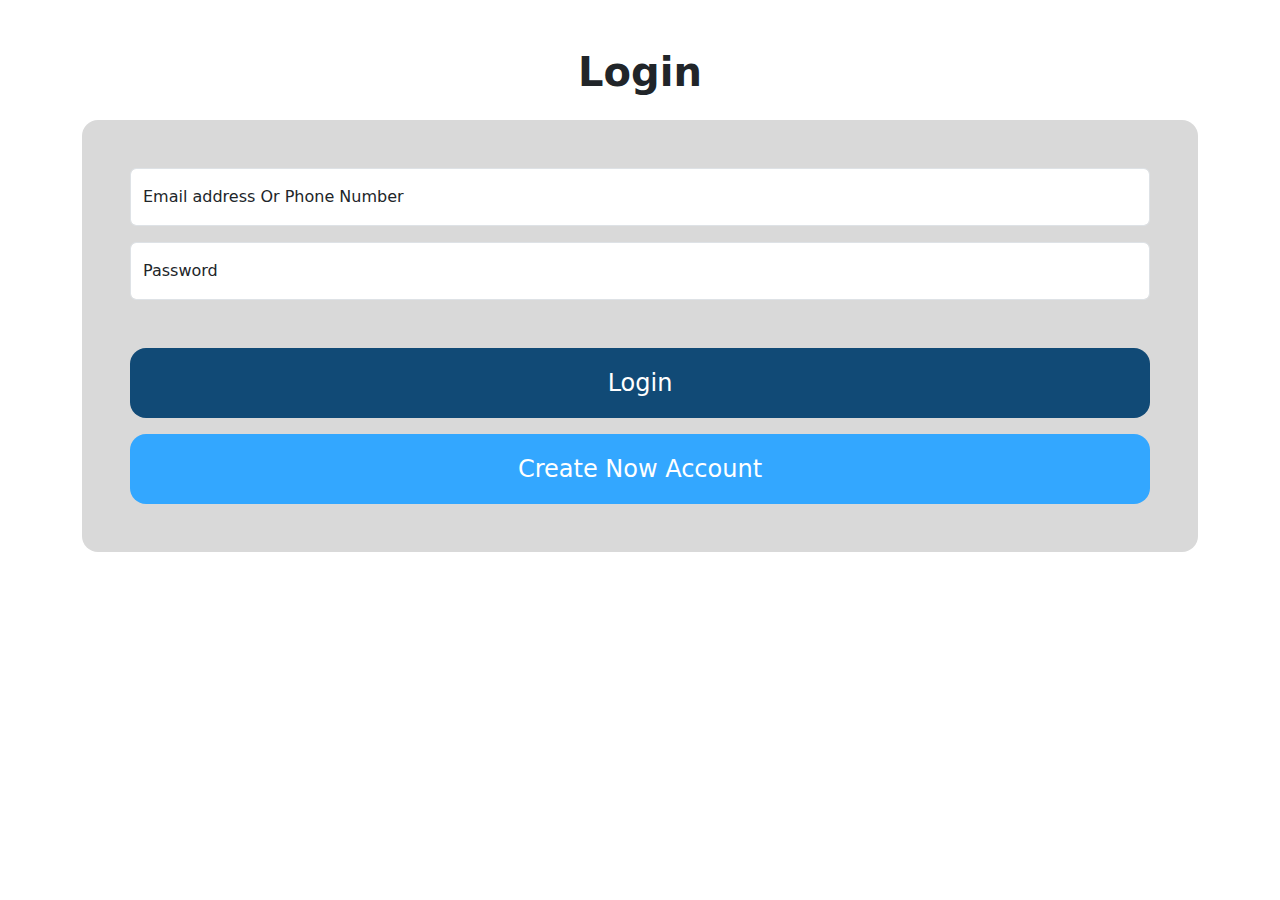
<file: index.html>
<!DOCTYPE html>
<html lang="en">

<head>
    <meta charset="UTF-8">
    <meta name="viewport" content="width=device-width, initial-scale=1.0">
    <title>Clinic Dashboard</title>
    <link href="https://cdn.jsdelivr.net/npm/bootstrap@5.3.3/dist/css/bootstrap.min.css" rel="stylesheet"
        integrity="sha384-QWTKZyjpPEjISv5WaRU9OFeRpok6YctnYmDr5pNlyT2bRjXh0JMhjY6hW+ALEwIH" crossorigin="anonymous">
    <link rel="stylesheet" href="Styles/login.css">
</head>

<body>
    <section id="loginPage">
        <div class="container py-5">
            <h2 class="text-center mb-4 fs-1 fw-bold">Login</h2>
            <div class="form p-5 rounded-4">
                <div class="form-floating mb-3">
                    <input type="email" class="form-control" id="floatingInput" placeholder="name@example.com">
                    <label for="floatingInput">Email address Or Phone Number</label>
                </div>
                <div class="form-floating mb-3">
                    <input type="password" class="form-control" id="floatingInput" placeholder="">
                    <label for="floatingInput">Password</label>
                </div>
                <a href="Pages/overeview.html" id="loginBtn" type="button"
                    class="btn text-white rounded-4 d-block mt-5 mb-3 fs-4 py-3 mx-auto">Login</a>
                
                    <a href="Pages/register.html" id="registerBtn" type="button"
                    class="btn text-white rounded-4 d-block fs-4 py-3 mx-auto">Create Now Account</a>
            </div>
        </div>
    </section>
</body>

</html>
</file>
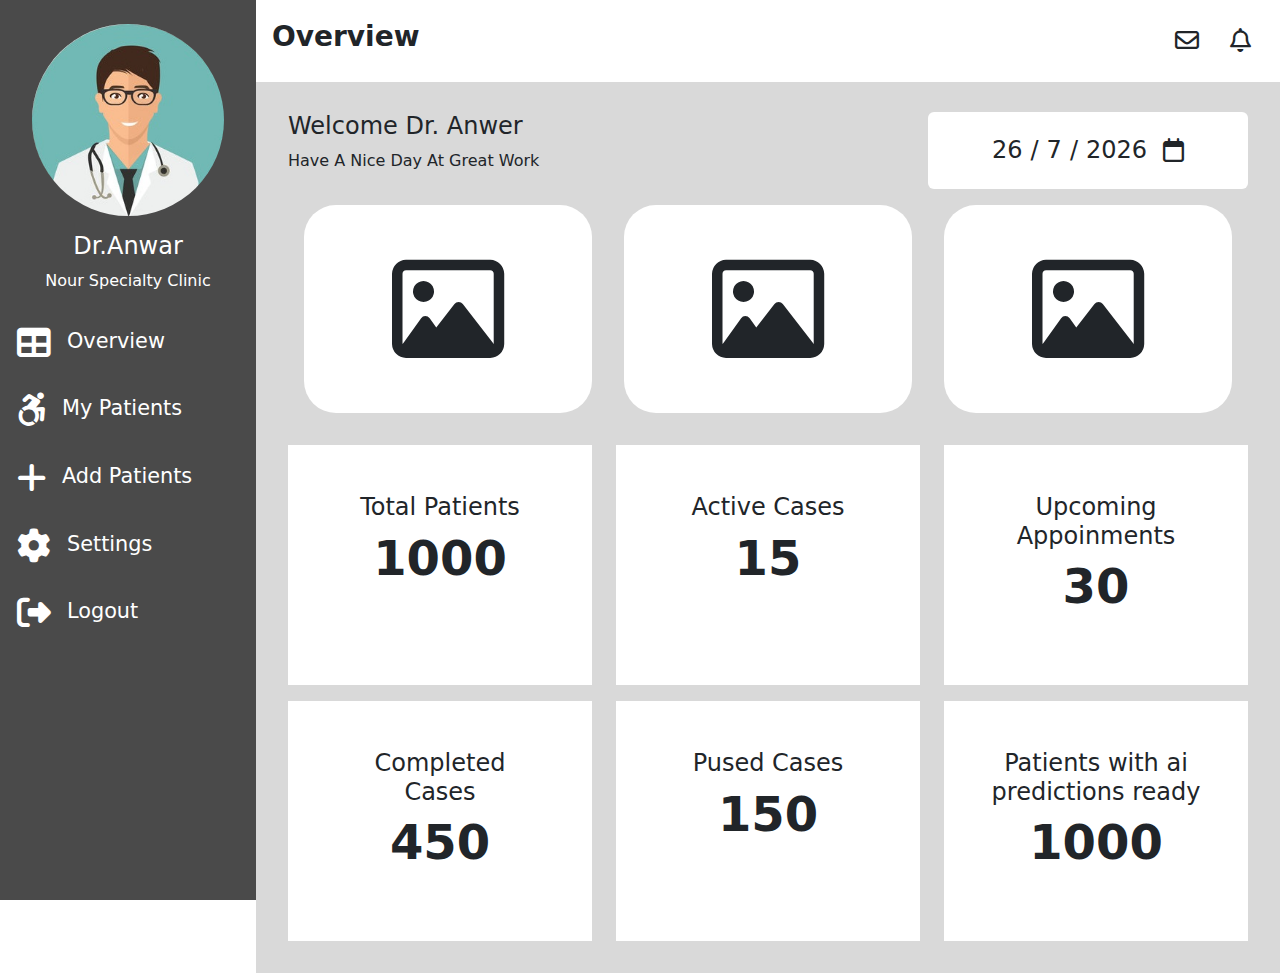
<file: Pages/overeview.html>
<!DOCTYPE html>
<html lang="en">

<head>
    <meta charset="UTF-8">
    <meta name="viewport" content="width=device-width, initial-scale=1.0">
    <title>Overview</title>
    <link href="https://cdn.jsdelivr.net/npm/bootstrap@5.3.3/dist/css/bootstrap.min.css" rel="stylesheet"
        integrity="sha384-QWTKZyjpPEjISv5WaRU9OFeRpok6YctnYmDr5pNlyT2bRjXh0JMhjY6hW+ALEwIH" crossorigin="anonymous">

    <link rel="stylesheet" href="https://cdnjs.cloudflare.com/ajax/libs/font-awesome/6.7.2/css/all.min.css"
        integrity="sha512-Evv84Mr4kqVGRNSgIGL/F/aIDqQb7xQ2vcrdIwxfjThSH8CSR7PBEakCr51Ck+w+/U6swU2Im1vVX0SVk9ABhg=="
        crossorigin="anonymous" referrerpolicy="no-referrer" />

    <link rel="stylesheet" href="../Styles/navBars.css">
    <link rel="stylesheet" href="../Styles/myPatients.css">
    <link rel="stylesheet" href="../Styles/overviewSection.css">
</head>

<body>

    <nav class="topBar p-3 position-fixed top-0 end-0 bg-white d-flex justify-content-between">
        <div class="d-flex align-items-center">
            <button id="showSideBarBtn" class="d-lg-none btn fs-4 me-2"><i class="fa-solid fa-bars"></i></button>
            <h3 class="navTitle fw-bold d-inline">Overview</h3>
        </div>
        <div>
            <button class="btn fs-4"><i class="fa-regular fa-envelope"></i></button>
            <button class="btn fs-4"><i class="fa-regular fa-bell"></i></button>
        </div>
    </nav>
    <aside class="sideBar d-none d-lg-block vh-100 position-fixed top-0 py-4 text-white ">
        <button id="hideSideBarBtn" class="d-lg-none btn text-white fs-3 position-absolute top-0 end-0"> <i
                class="fa-solid fa-x"></i> </button>
        <img src="../images/Dr-Avatar.PNG" alt="Dr Avatar" class="mx-auto d-block w-75 rounded-circle mb-3">
        <div class="text-center">
            <h4>Dr.Anwar</h4>
            <p>Nour Specialty Clinic</p>
        </div>
        <ul class="list-unstyled text-start">
            <li>
                <button id="overviewBtn" class="sideBarLink btn"><i class="fa-solid fa-table"></i>Overview</button>
            </li>
            <li>
                <button id="myPatientsBtn" class="sideBarLink btn"><i class="fa-brands fa-accessible-icon"></i>My
                    Patients</button>
            </li>
            <li>
                <button class="sideBarLink btn"><i class="fa-solid fa-plus"></i>Add Patients</button>
            </li>
            <li>
                <button class="sideBarLink btn"><i class="fa-solid fa-gear"></i>Settings</button>
            </li>
            <li>
                <a href="../index.html" class="sideBarLink btn"><i class="fa-solid fa-right-from-bracket"></i>Logout</a>
            </li>
        </ul>
    </aside>


    <section id="overviewSection">

        <div class="content">


            <div class="d-flex flex-wrap justify-content-between gap-2">
                <div id="calendar"
                    class=" d-flex align-items-center justify-content-center col-12 col-lg-4 gap-2 bg-white fs-4 px-4 py-3 rounded">
                    <span class="day"></span>
                    <span>/</span>
                    <span class="month"></span>
                    <span>/</span>
                    <span class="year"></span>
                    <i class="fa-regular fa-calendar ms-2"></i>
                </div>

                <div class="order-lg-first">
                    <h4 class=" fs-4">Welcome Dr. Anwer</h4>
                    <p>Have A Nice Day At Great Work</p>
                </div>
            </div>

            <div class="cardsSlider d-flex justify-content-between overflow-x-auto ">

                <div class="p-3 col-lg-4">
                    <div class="bg-white rounded-5 text-center p-5">
                        <i class="fa-regular fa-image"></i>
                    </div>
                </div>

                <div class="p-3 col-lg-4">
                    <div class="bg-white rounded-5 text-center p-5">
                        <i class="fa-regular fa-image"></i>
                    </div>
                </div>


                <div class="p-3 col-lg-4">
                    <div class="bg-white rounded-5 text-center p-5">
                        <i class="fa-regular fa-image"></i>
                    </div>
                </div>

                <div class="p-3 col-lg-4">
                    <div class="bg-white rounded-5 text-center p-5">
                        <i class="fa-regular fa-image"></i>
                    </div>
                </div>

            </div>

            <div class="row mt-3 row-gap-3">

                <div class="funFacts col-lg-4">
                    <div class="bg-white p-5 text-center">
                        <h5>Total Patients</h5>
                        <h6>1000</h6>
                    </div>
                </div>

                <div class="funFacts col-lg-4">
                    <div class="bg-white p-5 text-center">
                        <h5>Active Cases</h5>
                        <h6>15</h6>
                    </div>
                </div>


                <div class="funFacts col-lg-4">
                    <div class="bg-white p-5 text-center">
                        <h5>Upcoming Appoinments</h5>
                        <h6>30</h6>
                    </div>
                </div>



                <div class="funFacts col-lg-4">
                    <div class="bg-white p-5 text-center">
                        <h5>Completed Cases</h5>
                        <h6>450</h6>
                    </div>
                </div>


                <div class="funFacts col-lg-4">
                    <div class="bg-white p-5 text-center">
                        <h5>Pused Cases</h5>
                        <h6>150</h6>
                    </div>
                </div>


                <div class="funFacts col-lg-4">
                    <div class="bg-white py-5 px-3 text-center">
                        <h5>Patients with ai predictions ready</h5>
                        <h6>1000</h6>
                    </div>
                </div>

            </div>


        </div>


    </section>


    <section id="myPatientsSection" class="d-none">
        <div class="content">
            <div class="d-flex flex-wrap justify-content-between gap-2">
                <div id="calendar"
                    class=" d-flex align-items-center justify-content-center col-12 col-lg-4 gap-2 bg-white fs-4 px-4 py-3 rounded">
                    <span class="day"></span>
                    <span>/</span>
                    <span class="month"></span>
                    <span>/</span>
                    <span class="year"></span>
                    <i class="fa-regular fa-calendar ms-2"></i>
                </div>
                <button class="order-lg-first col-12 col-lg-3 d-block btn bg-black text-white fs-4 px-4 py-3">
                    <i class="fa-solid fa-user-plus"></i> Add
                    Patient</button>
            </div>
            <div class="row mt-3">
                <div class=" col-lg-4 p-2">
                    <div class="sortContainer bg-white p-3 rounded verflow-hidden">
                        <div
                            class="d-flex justify-content-between align-items-center fs-4 border-bottom border-1 border-black">
                            <h4 class="d-inline fs-5">Fillter by </h4>
                            <i class="fa-solid fa-sort-down"></i>
                        </div>
                        <ul class="filter list-unstyled fs-5 mt-2">
                            <li class="d-flex justify-content-between">
                                <label for="inProgress">In Progress</label>
                                <input id="inProgress" name="status" type="checkbox" class="status-checkbox">
                            </li>
                            <li class="d-flex justify-content-between">
                                <label for="completed">Completed</label>
                                <input id="completed" name="status" type="checkbox" class="status-checkbox">
                            </li>
                            <li class="d-flex justify-content-between">
                                <label for="stoped">Stopped</label>
                                <input id="stoped" name="status" type="checkbox" class="status-checkbox">
                            </li>
                        </ul>
                        <div
                            class="d-flex justify-content-between align-items-center fs-5 border-bottom border-1 border-black">
                            <h4 class="d-inline fs-5">Sort by </h4>
                            <i class="fa-solid fa-sort-down"></i>
                        </div>
                        <ul class="sort list-unstyled fs-5 mt-2">
                            <li class="d-flex justify-content-between">
                                <label for="byName">Name</label>
                                <input id="byName" name="status" type="checkbox" class="status-checkbox">
                            </li>
                            <li class="d-flex justify-content-between">
                                <label for="bySection">Last Section</label>
                                <input id="bySection" name="status" type="checkbox" class="status-checkbox">
                            </li>
                            <li class="d-flex justify-content-between">
                                <label for="byNextAppoinment">Next Appoinment</label>
                                <input id="byNextAppoinment" name="status" type="checkbox" class="status-checkbox">
                            </li>
                        </ul>
                    </div>
                </div>
                <div class="patientDetailsContainer col-lg-8 p-2">
                    <div class="bg-white p-4 rounded overflow-y-scroll">
                        <div
                            class="d-flex justify-content-between align-items-center fs-5 border-bottom border-1 border-black">
                            <h4 class="d-inline fs-5">Patient Details</h4>
                            <h4 class="d-inline fs-5">View Details</h4>
                        </div>
                        <div class="patientDetailsInfo">
                            <!-- This Will Fill On JS -->
                        </div>
                    </div>
                </div>
            </div>
            <div class="row mt-3">
                <div class=" col-lg-3 p-2">
                    <div class="rescentAppoinmentContainer bg-white p-3 rounded verflow-hidden">
                        <div class="fs-4 border-bottom border-1 border-black">
                            <h4 class="d-inline fs-5">Rescent Appoinment </h4>
                        </div>
                        <div class="rescentAppoinmentContent overflow-scroll ">
                            <!-- This Will Fill On JS -->
                        </div>
                    </div>
                </div>
                <div class="col-lg-6 p-2">
                    <div class="complatedCases bg-white p-3 rounded verflow-hidden">
                        <div class="fs-4 border-bottom border-1 border-black">
                            <h4 class="d-inline fs-5">Complated Cases</h4>
                        </div>
                        <div class=" px-5">
                            <h5 class="label text-center">1000 <span class="d-block text-uppercase">total</span></h5>
                            <div class="fw-bold">
                                <div class="d-flex justify-content-between align-items-center">
                                    <span class="color bg-primary px-3 rounded-circle"></span>
                                    <p class="d-inline">In Progress</p>
                                    <p class="d-inline">400</p>
                                </div>
                                <div class="d-flex justify-content-between align-items-center">
                                    <span class="color bg-success py-1 px-3 rounded-circle"></span>
                                    <p class="d-inline">Completed</p>
                                    <p class="d-inline">500</p>
                                </div>

                                <div class="d-flex justify-content-between align-items-center">
                                    <span class="color bg-danger py-1 px-3 rounded-circle"></span>
                                    <p class="d-inline">Stopped</p>
                                    <p class="d-inline">150</p>
                                </div>
                            </div>
                        </div>
                    </div>
                </div>
                <div class=" col-lg-3 p-2">
                    <div class="rescentAppoinmentContainer bg-white p-3 rounded verflow-hidden">

                        <div class="fs-4 border-bottom border-1 border-black">
                            <h4 class="d-inline fs-6 fw-bold">Upcoming Appoinment</h4>
                        </div>
                        <div class="rescentAppoinmentContent overflow-scroll ">
                            <!-- This Will Fill On JS -->
                        </div>
                    </div>
                </div>
            </div>
        </div>
    </section>

    <script src="../Scripts/main.js"></script>
</body>

</html>
</file>
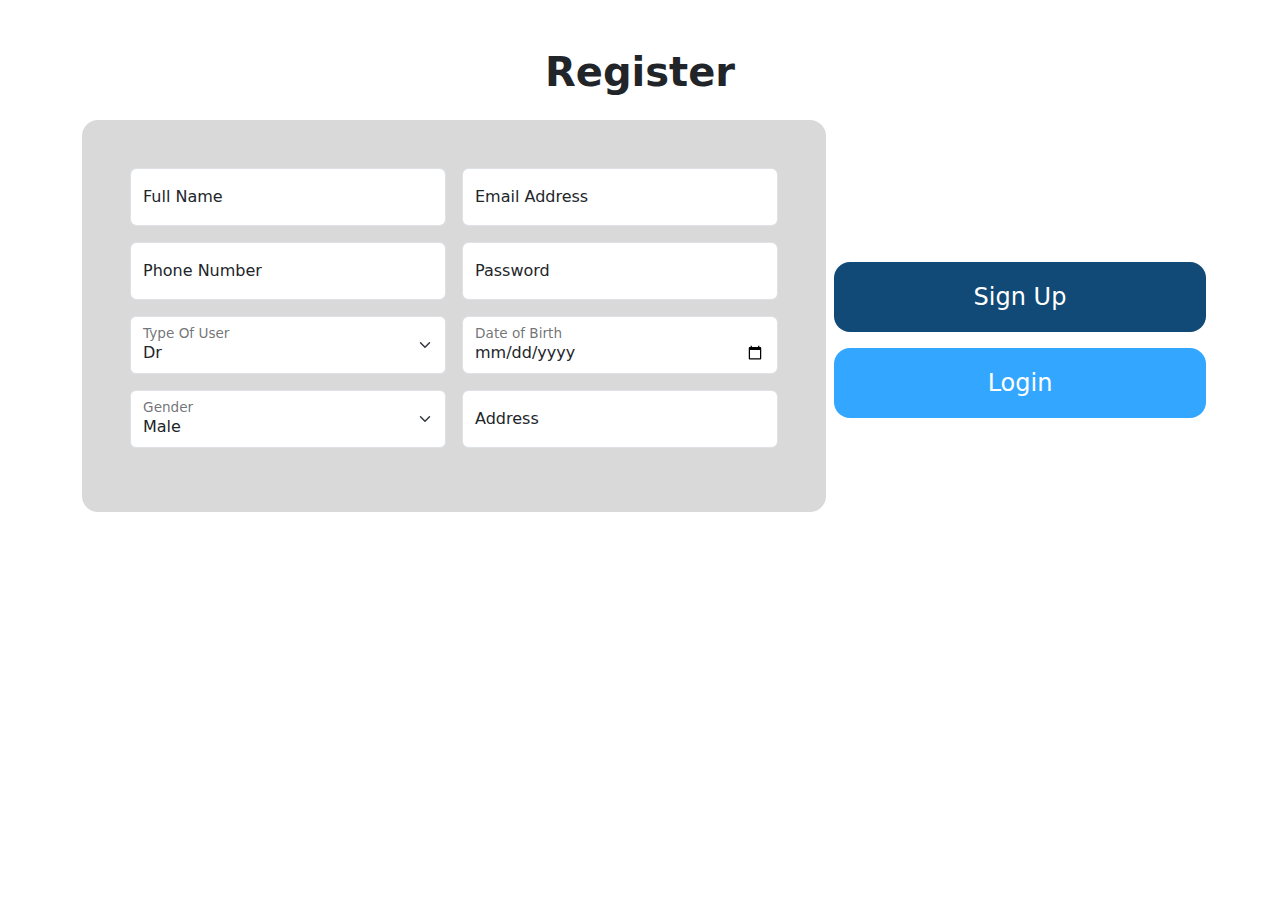
<file: Pages/register.html>
<!DOCTYPE html>
<html lang="en">

<head>
    <meta charset="UTF-8">
    <meta name="viewport" content="width=device-width, initial-scale=1.0">
    <title>Register</title>
    <link href="https://cdn.jsdelivr.net/npm/bootstrap@5.3.3/dist/css/bootstrap.min.css" rel="stylesheet"
        integrity="sha384-QWTKZyjpPEjISv5WaRU9OFeRpok6YctnYmDr5pNlyT2bRjXh0JMhjY6hW+ALEwIH" crossorigin="anonymous">
    <link rel="stylesheet" href="../Styles/register.css">
</head>

<body>

    <section id="registerPage">
        <div class="container py-5">
            <h2 class="text-center mb-4 fs-1 fw-bold">Register</h2>

            <div class="d-lg-flex align-items-center gap-2">

                <div class="p-5 rounded-4 col-lg-8 form d-lg-flex flex-wrap justify-content-between">

                    <div class="form-floating mb-3">
                        <input type="text" class="form-control" id="fullName" placeholder="Full Name">
                        <label for="fullName">Full Name</label>
                    </div>
                
                    <div class="form-floating mb-3">
                        <input type="email" class="form-control" id="email" placeholder="Email">
                        <label for="email">Email Address</label>
                    </div>
                
                    <div class="form-floating mb-3">
                        <input type="tel" class="form-control" id="phoneNumber" placeholder="Phone Number">
                        <label for="phoneNumber">Phone Number</label>
                    </div>
                
                    <div class="form-floating mb-3">
                        <input type="password" class="form-control" id="password" placeholder="Password">
                        <label for="password">Password</label>
                    </div>
                
                    <div class="form-floating mb-3">
                        <select class="form-select" id="userType">
                            <option value="dr">Dr</option>
                            <option value="patient">Patient</option>
                        </select>
                        <label for="userType">Type Of User</label>
                    </div>
                
                    <div class="form-floating mb-3">
                        <input type="date" class="form-control" id="dateOfBirth" name="dateOfBirth" placeholder="Date of Birth">
                        <label for="dateOfBirth">Date of Birth</label>
                    </div>
                
                    <div class="form-floating mb-3">
                        <select class="form-select" id="gender">
                            <option value="male">Male</option>
                            <option value="female">Female</option>
                        </select>
                        <label for="gender">Gender</label>
                    </div>
                
                    <div class="form-floating mb-3">
                        <input type="text" class="form-control" id="address" placeholder="Address">
                        <label for="address">Address</label>
                    </div>
                
                </div>
                
                <div class="col-lg-4">
                    <button id="loginBtn" type="button"
                        class="btn text-white rounded-4 d-block w-100  mt-5 mb-3 fs-4 py-3 mx-auto">Sign Up</button>
                    <a href="/../index.html" id="registerBtn" type="button"
                        class="btn text-white rounded-4 d-block  w-100 fs-4 py-3 mx-auto">Login</a>
                </div>

            </div>
        </div>


    </section>

</body>

</html>
</file>
<file: Styles/login.css>
@import url(main.css);
#loginPage {
    .form{

        background-color: var(--mainBgColor);

        #loginBtn {
            background-color: var(--mainBtnColor);
            width: 100%;
        }
        #registerBtn {
            background-color: var(--sconryBtnColor);
            width: 100%;
        }
    }
}
@media (min-width:780px) {
    #loginPage {
        #loginBtn,
        #registerBtn {
            width: 50%;
        }
    }
}
</file>
<file: Styles/navBars.css>
@import url(main.css);


.sideBar {
    background-color: var(--secondryBgColor);
    width: fit-content;
    z-index: 999;

    .sideBarLink {
        padding-block: 16px;
        width: 100%;
        color: #fff;
        transition: .5s;
        font-size: 1.3rem;
        text-align: left;
        padding-left: 1rem;
        display: flex;
        gap: 1rem;

        &:hover {
            background-color: rgba(255, 255, 255, 0.2);
        }

        i {
            font-size: 2.1rem;
        }
    }

}

.topBar {
    width: 100%;
    z-index: 999;
}



.sideBarAnimationShow {
    animation-name: sideBarAnimationShow;
    animation-duration: .5s;
    animation-duration: 1;
}
.sideBarAnimationHide {
    animation-name: sideBarAnimationHide;
    animation-duration: .5s;
    animation-duration: 1;
}

@keyframes sideBarAnimationShow {
    0% {
        transform: translateX(-100%);
    }

    100% {
        transform: translateX(0%);
    }
}

@keyframes sideBarAnimationHide {
    0% {
        transform: translateX(-0%);
    }

    100% {
        transform: translateX(-100%);
    }
}


@media (min-width:780px) {
    .topBar {
        width: 80%;
    }
    .sideBar {
        width: 20%;
    }}
</file>
<file: Styles/myPatients.css>
@import url(main.css);

#myPatientsSection {
    .sortContainer {
        max-height: 20rem;
    }

    .patientDetailsContainer {

        .patientDetailsInfo {
            height: 15rem;

            img {
                width: 5rem;
            }

            h5 {
                font-size: 1.2rem;
            }
        }

    }

    .rescentAppoinmentContent,
    .upcomingAppoinmentContent {

        height: 15rem;

        h5 {
            font-size: .9rem;
        }

        img {
            width: 3rem;
        }

    }

    .complatedCases {
        height: 19rem;

        .label {
            font-size: 4rem;
            letter-spacing: .5rem;
            font-weight: 900;

            span {
                margin: -.5rem;
                font-size: 3rem;
            }
        }

        span.color {
            height: 2rem;
        }
    }
}

@media (min-width:780px) {
    #myPatientsSection {
        .patientDetailsContainer {

            .patientDetailsInfo {
                img {
                    width: 3rem;
                }

                h5 {
                    font-size: .9rem;
                }
            }

        }
    }
}
</file>
<file: Styles/overviewSection.css>
#overviewSection{
    .cardsSlider{
        overflow-x: auto;
        white-space: nowrap;
        scroll-behavior: smooth;
        cursor: grab; 

        &.active{
            cursor: grabbing;
        }
        i{
            font-size: 7rem;
        }

    }

    .funFacts{
        div{
            height: 15rem;
        }
        h5{
            font-size: 1.5rem;
        }
        h6{
            font-size: 3rem;
            font-weight: 900;
        }
    }
}
</file>
<file: Styles/register.css>
@import url(main.css);
#registerPage {
    .form {
        background-color: var(--mainBgColor);
        .form-floating {
            width: 100%;
        }
    }
    #loginBtn {
        background-color: var(--mainBtnColor);
    }
    #registerBtn {
        background-color: var(--sconryBtnColor);
    }
}
@media (min-width:780px) {

    #registerPage {
        .form {
            .form-floating {
                width: calc(50% - .5rem);
            }
        }
    }
}
</file>
